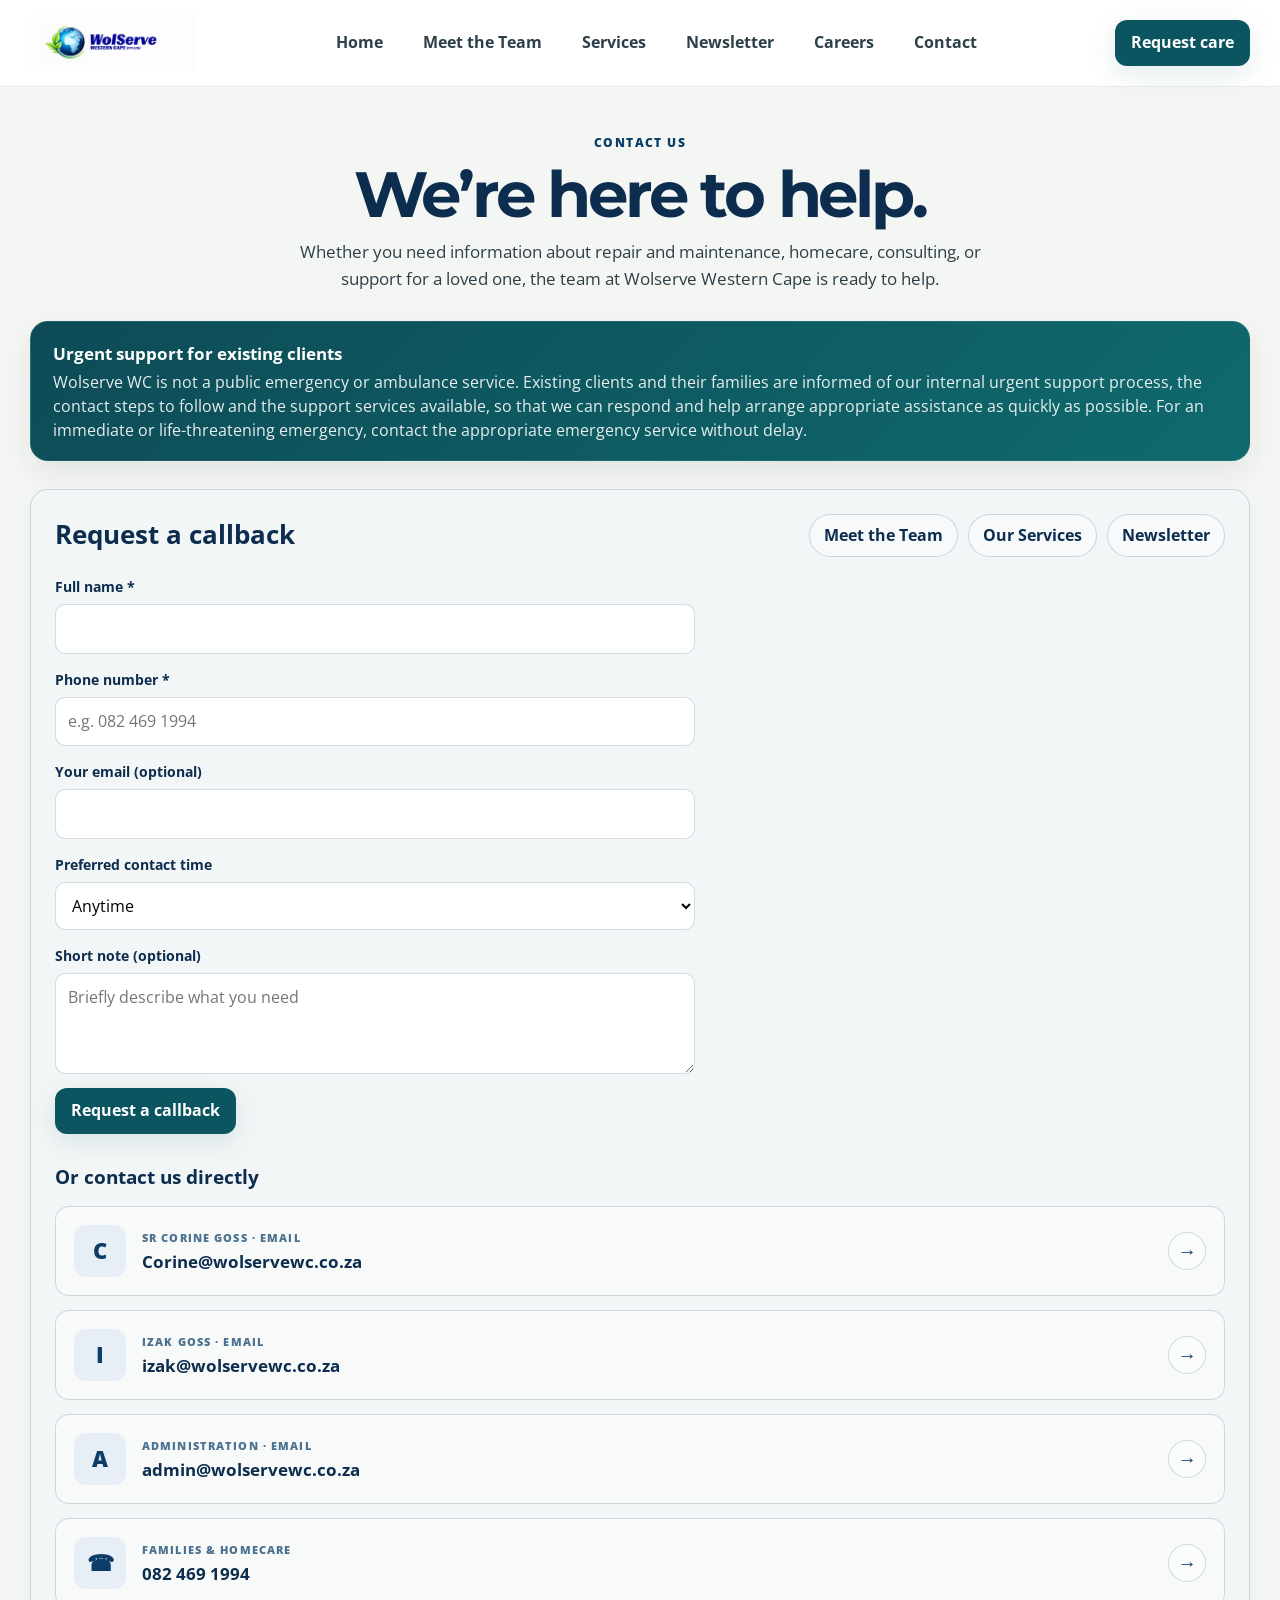
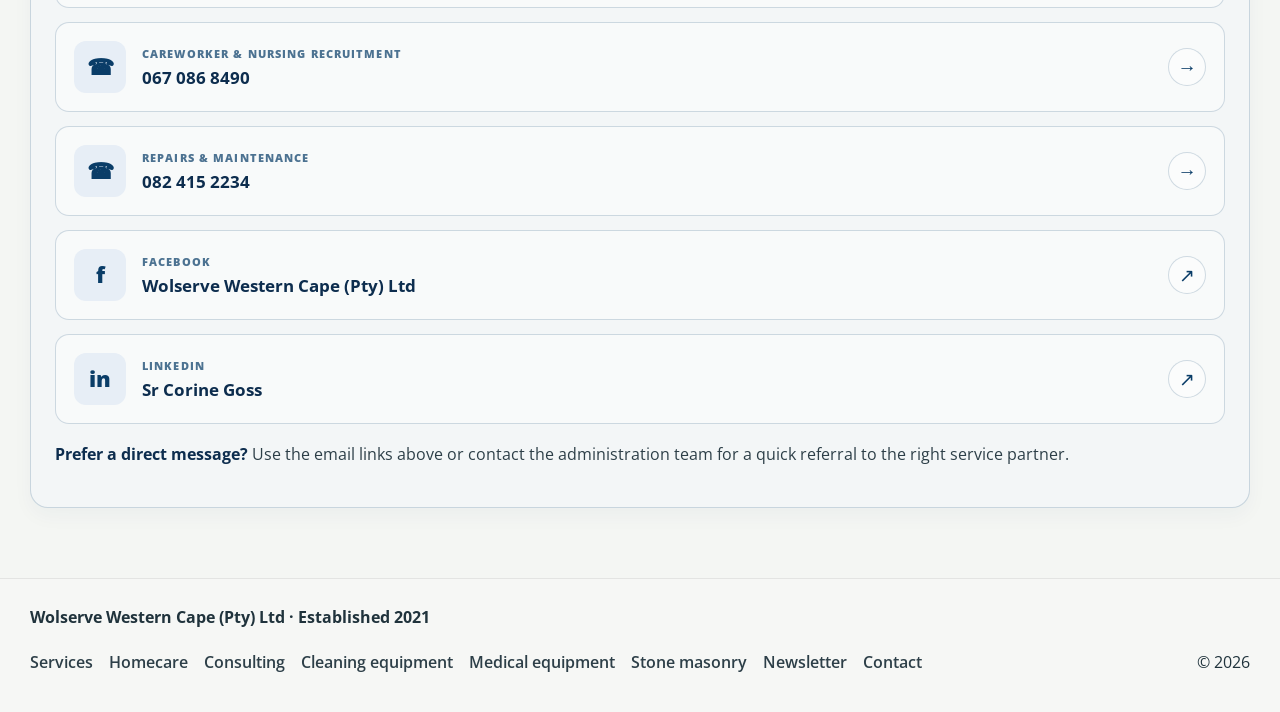
<file: contact.html>
<!doctype html>
<html lang="en">
<head>
  <meta charset="utf-8" />
  <meta name="viewport" content="width=device-width,initial-scale=1" />
  <title>Wolserve Western Cape — Contact</title>
  <meta name="description" content="Contact Wolserve Western Cape." />
  <link rel="preconnect" href="https://fonts.googleapis.com">
  <link rel="preconnect" href="https://fonts.gstatic.com" crossorigin>
  <link href="https://fonts.googleapis.com/css2?family=Montserrat:wght@600;700;800&family=Open+Sans:wght@400;600;700&display=swap" rel="stylesheet">
  <link rel="stylesheet" href="styles.css">
</head>
<body class="contact-page">
  <header class="top-nav" role="banner">
    <div class="container nav-inner">
      <a class="nav-brand" href="index.html" aria-label="Wolserve Western Cape home">
        <img src="images/Picture 1.png" alt="Wolserve Western Cape logo" class="nav-logo">
      </a>

      <nav class="nav-center" role="navigation" aria-label="Primary navigation">
        <ul class="nav-links" id="primaryNav">
          <li><a href="index.html">Home</a></li>
          <li><a href="about.html">Meet the Team</a></li>

          <li class="has-dropdown" aria-haspopup="true">
            <button class="dropdown-toggle" aria-expanded="false">Services</button>
            <div class="dropdown-panel" role="menu">
              <div class="dropdown-column">
                <h4>Company services</h4>
                <a href="cleaning-equipment.html">Cleaning equipment repairs</a>
                <a href="medical-equipment.html">Sales / Rental of equipment</a>
                <a href="stone-masonry.html">Stone masonry</a>
              </div>
              <div class="dropdown-column">
                <h4>Homecare &amp; Consulting</h4>
                <a href="homecare.html">Wolserve WC Homecare</a>
                <a href="consulting.html">Wolserve WC Consulting</a>
                <a href="services.html">All services</a>
              </div>
            </div>
          </li>

          <li><a href="newsletter.html">Newsletter</a></li>
          <li><a href="homecare.html#careers">Careers</a></li>
          <li><a href="contact.html">Contact</a></li>
        </ul>
      </nav>

      <div class="nav-actions">
        <a class="btn btn-primary" href="mailto:Corine@wolservewc.co.za">Request care</a>
        <button id="mobileToggle" class="hamburger" aria-label="Open menu" aria-expanded="false">
          <span></span><span></span><span></span>
        </button>
      </div>
    </div>

    <div id="mobileOverlay" class="mobile-overlay" aria-hidden="true">
      <div class="overlay-inner">
        <button id="mobileClose" class="overlay-close" aria-label="Close menu">✕</button>
        <nav class="overlay-nav" aria-label="Mobile navigation">
          <ul>
            <li><a href="index.html">Home</a></li>
            <li><a href="about.html">Meet the Team</a></li>
            <li class="overlay-group">
              <strong>Services</strong>
              <ul>
                <li><a href="services.html">All services</a></li>
                <li><a href="cleaning-equipment.html">Cleaning equipment repairs</a></li>
                <li><a href="medical-equipment.html">Sales / Rental of equipment</a></li>
                <li><a href="stone-masonry.html">Stone masonry</a></li>
                <li><a href="homecare.html">Wolserve WC Homecare</a></li>
                <li><a href="consulting.html">Wolserve WC Consulting</a></li>
              </ul>
            </li>
            <li><a href="newsletter.html">Newsletter</a></li>
            <li><a href="homecare.html#careers">Careers</a></li>
            <li><a href="contact.html">Contact</a></li>
            <li class="overlay-cta"><a class="btn btn-primary" href="mailto:Corine@wolservewc.co.za">Request a care conversation</a></li>
          </ul>
        </nav>
      </div>
    </div>
  </header>

  <main class="contact-page-main">
    <section class="section">
      <div class="container contact-wrap">
        <div class="contact-header">
          <span class="eyebrow">Contact us</span>
          <h1>We’re here to help.</h1>
          <p>Whether you need information about repair and maintenance, homecare, consulting, or support for a loved one, the team at Wolserve Western Cape is ready to help.</p>
        </div>

        <div class="contact-urgent">
          <div>
            <strong>Urgent support for existing clients</strong>
            <p>Wolserve WC is not a public emergency or ambulance service. Existing clients and their families are informed of our internal urgent support process, the contact steps to follow and the support services available, so that we can respond and help arrange appropriate assistance as quickly as possible. For an immediate or life-threatening emergency, contact the appropriate emergency service without delay.</p>
          </div>
        </div>

        <div class="contact-layout">
          <div class="contact-panel">
            <div class="contact-panel-header">
              <h2>Request a callback</h2>
              <div class="contact-page-links">
                <a href="about.html">Meet the Team</a>
                <a href="services.html">Our Services</a>
                <a href="newsletter.html">Newsletter</a>
              </div>
            </div>

            <form id="callbackForm" class="contact-form" method="POST" action="sendmail.php" novalidate>
              <input type="text" name="_gotcha" tabindex="-1" autocomplete="off" style="display:none" aria-hidden="true">

              <div class="field">
                <label for="cb-name">Full name *</label>
                <input id="cb-name" name="name" type="text" required autocomplete="name">
              </div>

              <div class="field">
                <label for="cb-phone">Phone number *</label>
                <input id="cb-phone" name="phone" type="tel" required autocomplete="tel" placeholder="e.g. 082 469 1994">
              </div>

              <div class="field">
                <label for="cb-email">Your email (optional)</label>
                <input id="cb-email" name="email" type="email" autocomplete="email">
              </div>

              <div class="field">
                <label for="cb-time">Preferred contact time</label>
                <select id="cb-time" name="preferred_time">
                  <option value="">Anytime</option>
                  <option>Morning (08:00–12:00)</option>
                  <option>Afternoon (12:00–17:00)</option>
                  <option>Evening (after 17:00)</option>
                </select>
              </div>

              <div class="field">
                <label for="cb-message">Short note (optional)</label>
                <textarea id="cb-message" name="message" rows="3" placeholder="Briefly describe what you need"></textarea>
              </div>

              <div class="form-actions">
                <button type="submit" class="btn btn-primary">Request a callback</button>
                <div id="cb-status" class="form-status" aria-live="polite" role="status"></div>
              </div>
            </form>

            <h3 class="contact-subhead">Or contact us directly</h3>

            <div class="contact-list">
              <a class="contact-item" href="mailto:Corine@wolservewc.co.za">
                <span class="contact-icon">C</span>
                <span class="contact-meta"><small>Sr Corine Goss · Email</small><strong>Corine@wolservewc.co.za</strong></span>
                <span class="contact-arrow">→</span>
              </a>

              <a class="contact-item" href="mailto:izak@wolservewc.co.za">
                <span class="contact-icon">I</span>
                <span class="contact-meta"><small>Izak Goss · Email</small><strong>izak@wolservewc.co.za</strong></span>
                <span class="contact-arrow">→</span>
              </a>

              <a class="contact-item" href="mailto:admin@wolservewc.co.za">
                <span class="contact-icon">A</span>
                <span class="contact-meta"><small>Administration · Email</small><strong>admin@wolservewc.co.za</strong></span>
                <span class="contact-arrow">→</span>
              </a>

              <a class="contact-item" href="tel:+27824691994">
                <span class="contact-icon">☎</span>
                <span class="contact-meta"><small>Families &amp; Homecare</small><strong>082 469 1994</strong></span>
                <span class="contact-arrow">→</span>
              </a>

              <a class="contact-item" href="tel:+27670868490">
                <span class="contact-icon">☎</span>
                <span class="contact-meta"><small>Careworker &amp; Nursing Recruitment</small><strong>067 086 8490</strong></span>
                <span class="contact-arrow">→</span>
              </a>

              <a class="contact-item" href="tel:+27824152234">
                <span class="contact-icon">☎</span>
                <span class="contact-meta"><small>Repairs &amp; Maintenance</small><strong>082 415 2234</strong></span>
                <span class="contact-arrow">→</span>
              </a>

              <a class="contact-item" href="https://www.facebook.com/WolserveWesternCape" target="_blank" rel="noreferrer">
                <span class="contact-icon">f</span>
                <span class="contact-meta"><small>Facebook</small><strong>Wolserve Western Cape (Pty) Ltd</strong></span>
                <span class="contact-arrow">↗</span>
              </a>

              <a class="contact-item" href="https://www.linkedin.com" target="_blank" rel="noreferrer">
                <span class="contact-icon">in</span>
                <span class="contact-meta"><small>LinkedIn</small><strong>Sr Corine Goss</strong></span>
                <span class="contact-arrow">↗</span>
              </a>
            </div>

            <p class="contact-footer-note"><strong>Prefer a direct message?</strong> Use the email links above or contact the administration team for a quick referral to the right service partner.</p>
          </div>
        </div>
      </div>
    </section>
  </main>

  <footer class="site-footer">
    <div class="container footer-inner">
      <div><strong>Wolserve Western Cape (Pty) Ltd · Established 2021</strong></div>
      <nav class="footer-links" aria-label="Footer navigation">
        <a href="services.html">Services</a>
        <a href="homecare.html">Homecare</a>
        <a href="consulting.html">Consulting</a>
        <a href="cleaning-equipment.html">Cleaning equipment</a>
        <a href="medical-equipment.html">Medical equipment</a>
        <a href="stone-masonry.html">Stone masonry</a>
        <a href="newsletter.html">Newsletter</a>
        <a href="contact.html">Contact</a>
      </nav>
      <div>© <span id="year-contact">2026</span></div>
    </div>
  </footer>

  <script src="scripts.js" defer></script>
  <script>
    document.getElementById('year-contact').textContent = new Date().getFullYear();
  </script>
</body>
</html>
</file>
<file: styles.css>
:root {
  --bg-main: #f4f6f3;
  --bg-soft: #edf4f0;
  --panel: #f5f7f5;
  --panel-alt: #eaf3ee;
  --line: rgba(0,0,0,0.08);
  --dark: #0f1f22;
  --navy: #0a3d68;
  --primary: #0d5c7a;
  --primary-dark: #0b596d;
  --brand-green: #0d7a78;
  --brand-green-2: #0b5560;
  --green-soft: rgba(146, 188, 181, 0.35);
  --text-muted: #2d3f48;
  --white: #ffffff;
  --shadow: 0 12px 30px rgba(13, 35, 38, 0.08);

  --contact-accent: #0a3d68;
  --contact-accent-soft: #e7eef6;
  --contact-accent-strong: #0d2d4e;
  --contact-panel: #f3f6f7;
  --contact-border: rgba(10, 61, 104, 0.18);
}

* { box-sizing: border-box; }
html { scroll-behavior: smooth; }
body {
  margin: 0;
  font-family: "Open Sans", Arial, sans-serif;
  background: var(--bg-main);
  color: var(--dark);
  line-height: 1.6;
}
img { max-width: 100%; display: block; }
a { text-decoration: none; color: inherit; }
button, input, textarea, select { font: inherit; }
.container { width: min(1220px, calc(100% - 40px)); margin: 0 auto; }

.top-nav { position: sticky; top: 0; z-index: 60; background: rgba(255,255,255,0.96); border-bottom: 1px solid var(--line); }
.nav-inner { display: flex; align-items: center; justify-content: space-between; gap: 18px; min-height: 86px; }
.nav-brand { display: inline-flex; flex: 0 0 auto; align-items: center; }
.nav-logo { display: block; height: 56px; width: auto; object-fit: contain; }

.nav-center { flex: 1; display: flex; justify-content: center; }
.nav-links { display: flex; gap: 28px; list-style: none; margin: 0; padding: 0; align-items: center; }
.nav-links a, .dropdown-toggle { color: var(--text-muted); font-weight: 700; font-size: 1rem; background: none; border: none; cursor: pointer; padding: 8px 6px; }
.nav-links a:hover, .dropdown-toggle:hover { color: var(--brand-green-2); }

.has-dropdown { position: relative; }
.dropdown-panel {
  position: absolute;
  top: 100%;
  left: 50%;
  transform: translateX(-50%);
  width: 680px;
  background: var(--white);
  border-radius: 12px;
  box-shadow: 0 20px 50px rgba(15,24,40,0.12);
  display: none;
  padding: 18px;
  border: 1px solid rgba(0,0,0,0.06);
  margin-top: 0;
}
.dropdown-panel::before { content: ""; position: absolute; left: 0; right: 0; top: -14px; height: 14px; }
.dropdown-panel::after { content: ""; display: table; clear: both; }
.dropdown-panel .dropdown-column { width: 50%; float: left; padding: 6px 12px; }
.dropdown-panel h4 { margin: 0 0 8px; color: var(--brand-green-2); font-size: 0.98rem; font-weight: 800; }
.dropdown-panel a { display: block; color: #243140; padding: 8px 0; font-weight: 600; }
.has-dropdown:focus-within .dropdown-panel, .has-dropdown:hover .dropdown-panel { display: block; }

.nav-actions { display: flex; align-items: center; gap: 12px; }
.btn { display: inline-flex; align-items: center; justify-content: center; min-height: 44px; padding: 10px 16px; border-radius: 12px; font-weight: 700; border: 0; cursor: pointer; }
.btn-primary { background: var(--brand-green-2); color: white; box-shadow: 0 8px 28px rgba(13,92,90,0.12); }
.btn-outline { background: transparent; border: 1px solid rgba(13,92,90,0.12); color: var(--brand-green-2); }
.hamburger { display: none; background: transparent; border: 0; width: 42px; height: 42px; padding: 6px; cursor: pointer; }
.hamburger span { display: block; height: 3px; background: var(--dark); margin: 4px 0; border-radius: 3px; }

.mobile-overlay { position: fixed; inset: 0; background: rgba(12,18,16,0.55); display: none; align-items: flex-start; justify-content: flex-end; z-index: 120; }
.mobile-overlay.open { display: flex; }
.overlay-inner { width: min(420px, 92vw); background: var(--white); height: 100%; overflow-y: auto; padding: 28px; box-shadow: -12px 0 40px rgba(0,0,0,0.12); }
.overlay-close { background: transparent; border: 0; font-size: 1.6rem; float: right; cursor: pointer; }
.overlay-nav ul { list-style: none; padding: 0; margin: 28px 0 0; }
.overlay-nav a { display: block; padding: 12px 0; font-weight: 700; color: var(--text-muted); }
.overlay-group strong { display: block; margin: 12px 0 6px; color: var(--brand-green-2); }
.overlay-cta { margin-top: 18px; }

.hero-pro { background: linear-gradient(180deg, rgba(255,255,255,0.38), rgba(227,236,232,0.5)); padding: 36px 0 18px; }
.hero-brand-panel { width: 100%; min-height: 190px; background: rgba(255,255,255,0.45); border: 1px solid rgba(0,0,0,0.04); border-radius: 20px; display: flex; align-items: center; justify-content: center; padding: 28px 20px; box-shadow: inset 0 0 0 1px rgba(255,255,255,0.2); }
.brand-large { width: min(820px, 100%); height: auto; object-fit: contain; }

.intro-block { padding: 22px 0 0; }
.intro-inner { display: flex; flex-direction: column; gap: 18px; align-items: center; text-align: center; }
.intro-header-wrap h1 { margin: 0; font-family: "Montserrat", sans-serif; font-size: clamp(3.4rem, 7vw, 8.5rem); line-height: 0.9; letter-spacing: -0.06em; font-weight: 800; color: var(--navy); text-align: center; }
.intro-header-wrap h1 span { display: block; color: var(--brand-green-2); }
.intro-copy { max-width: 1100px; margin: 0; color: #2f4953; font-size: clamp(1.1rem, 2vw, 1.6rem); line-height: 1.4; text-align: center; }
.hero-ctas { display: flex; justify-content: center; gap: 16px; flex-wrap: wrap; margin-top: 12px; }

.leadership { padding-top: 56px; }
.leadership-inner { display: grid; grid-template-columns: 1.1fr 0.9fr; gap: 52px; align-items: flex-start; }
.leadership-copy h2 { font-family: "Montserrat", sans-serif; margin: 0; font-size: clamp(3.1rem, 6vw, 7rem); line-height: 0.9; letter-spacing: -0.07em; color: var(--navy); font-weight: 800; }
.leadership-copy h2 span { display: block; color: var(--brand-green-2); }

.team-list { display: grid; grid-template-columns: repeat(2, minmax(0, 1fr)); gap: 28px; margin-top: 12px; align-items: stretch; }
.team-list .person-card { height: 100%; }
.team-list .card-media { aspect-ratio: 3 / 4; }
.team-list .card-media img { width: 100%; height: 100%; max-height: none; object-fit: contain; object-position: center; }
.team-list .card-body h2 { font-size: clamp(1.8rem, 3vw, 2.8rem); }
.team-grid { display: grid; grid-template-columns: 1fr 1fr; gap: 28px; }
.person-card {
  background: rgba(255,255,255,0.18);
  border: 1px solid rgba(0,0,0,0.06);
  border-radius: 22px;
  overflow: visible;
  display: flex;
  flex-direction: column;
}
.card-media {
  display: flex;
  align-items: center;
  justify-content: center;
  background: var(--panel-alt);
  border-bottom-left-radius: 12px;
  border-bottom-right-radius: 12px;
  padding: 12px;
  overflow: visible;
}
.card-media img {
  display: block;
  width: auto;
  max-width: 100%;
  height: auto;
  max-height: 720px;
  object-fit: contain;
  object-position: center top;
  border-radius: 8px;
}
.card-body { padding: 18px; }
.role {
  font-size: .76rem;
  font-weight: 800;
  letter-spacing: .12em;
  text-transform: uppercase;
  color: var(--brand-green-2);
  margin-bottom: 8px;
}
.card-body h3, .person-card h2 {
  margin: 0 0 12px;
  font-family: "Montserrat", sans-serif;
  font-size: clamp(2.2rem, 4vw, 4rem);
  line-height: 0.95;
  color: var(--navy);
}
.card-body p, .person-card p {
  margin: 0 0 14px;
  color: #2a3940;
  font-size: 1.04rem;
  line-height: 1.6;
}
.person-card a {
  color: var(--primary-dark);
  font-weight: 700;
  text-decoration: underline;
}

.image-missing {
  position: relative;
  min-height: 220px;
  display: flex;
  align-items: center;
  justify-content: center;
  background: linear-gradient(135deg, #edf4f0, #dfeae5);
  border: 1px solid rgba(0,0,0,0.08);
  border-radius: 14px;
  color: var(--brand-green-2);
  font-weight: 700;
  text-align: center;
  padding: 16px;
}
.image-missing::before { content: "Image unavailable"; }

.section { padding: 42px 0 70px; }
.section-head { margin-bottom: 18px; }
.section-head h2 { margin: 0 0 12px; font-family: "Montserrat", sans-serif; font-size: clamp(2rem, 3vw, 3.2rem); line-height: 1; color: var(--navy); }
.section-head h1 { margin: 0 0 12px; font-family: "Montserrat", sans-serif; font-size: clamp(2.2rem, 4vw, 4rem); line-height: 1; color: var(--navy); }
.section-head h1 span { color: var(--brand-green-2); }
.mission-wrap .section-head h2 { color: var(--white); }
.section-head p { margin: 0; color: var(--text-muted); max-width: 840px; }
.section-head.center { text-align: center; }
.section-head.center p { margin: 0 auto; }

.service-rows { display: grid; gap: 20px; }
.service-item {
  display: grid;
  grid-template-columns: 280px 1fr;
  gap: 22px;
  align-items: center;
  background: rgba(255,255,255,0.18);
  border: 1px solid rgba(0,0,0,0.06);
  border-radius: 18px;
  padding: 18px;
}
.service-item img {
  width: 100%;
  height: 220px;
  object-fit: contain;
  border-radius: 12px;
  display: block;
  background: #eef2ef;
}
.consulting-logo { width: min(320px, 100%); height: auto; margin-bottom: 20px; object-fit: contain; }
.service-item h3 { margin: 0 0 8px; font-size: clamp(1.4rem, 2vw, 2.2rem); line-height: 1.1; color: var(--navy); }
.service-item p { margin: 0; color: var(--text-muted); }

.muted { background: rgba(147, 187, 182, 0.08); }

.mission-wrap {
  background: linear-gradient(135deg, #0f5257, #0d6a6d 30%, #0e4f52 100%);
  border-radius: 20px;
  padding: 42px 28px 20px;
  color: white;
  box-shadow: var(--shadow);
}
.mission-grid { display: grid; grid-template-columns: repeat(3, minmax(0, 1fr)); gap: 22px; margin-top: 24px; }
.mission-card h3 { margin: 0 0 10px; }
.mission-card p { margin: 0; color: rgba(255,255,255,0.9); }

.newsletter-grid {
  display: grid;
  grid-template-columns: repeat(3, minmax(0, 1fr));
  gap: 22px;
}
.newsletter-card {
  background: rgba(255,255,255,0.2);
  border: 1px solid rgba(0,0,0,0.06);
  border-radius: 18px;
  overflow: hidden;
}
.newsletter-card img {
  width: 100%;
  height: 300px;
  object-fit: cover;
  display: block;
}
.newsletter-copy { padding: 18px; }
.newsletter-copy h3 { margin: 0 0 8px; font-size: 1.4rem; color: var(--navy); }
.newsletter-copy p { margin: 0; color: var(--text-muted); }
.newsletter-feature { display: grid; grid-template-columns: minmax(0, 1fr) minmax(220px, 0.7fr); gap: 28px; align-items: center; }
.newsletter-feature-cover { display: block; overflow: hidden; border: 1px solid var(--line); border-radius: 18px; background: var(--white); box-shadow: var(--shadow); }
.newsletter-feature-cover img { width: 100%; height: auto; max-height: 560px; object-fit: contain; }
.newsletter-feature-cover:focus-visible { outline: 3px solid var(--brand-green); outline-offset: 4px; }

.contact-page .section { padding: 42px 0 70px; }
.contact-wrap { display: grid; gap: 28px; }
.contact-header { max-width: 820px; margin: 0 auto; text-align: center; }
.contact-header .eyebrow { display: inline-block; margin-bottom: 12px; font-size: 0.75rem; letter-spacing: 0.12em; text-transform: uppercase; color: var(--contact-accent); font-weight: 800; }
.contact-header h1 { margin: 0; font-family: "Montserrat", sans-serif; font-size: clamp(2.6rem, 5vw, 5.2rem); line-height: 0.96; letter-spacing: -0.05em; color: var(--contact-accent-strong); }
.contact-header p { margin: 12px auto 0; max-width: 740px; color: var(--text-muted); font-size: 1.08rem; }
.contact-urgent { display: flex; align-items: center; justify-content: space-between; gap: 18px; background: linear-gradient(135deg, #0d4b57, #0f6a6d); border: 1px solid rgba(255,255,255,0.08); border-radius: 18px; padding: 18px 22px; color: white; box-shadow: var(--shadow); }
.contact-urgent strong { font-size: 1.08rem; display: block; margin-bottom: 2px; }
.contact-urgent p { margin: 0; color: rgba(255,255,255,0.9); line-height: 1.5; }
.contact-layout { display: grid; gap: 28px; }
.contact-panel { background: var(--contact-panel); border: 1px solid var(--contact-border); border-radius: 18px; padding: 24px; box-shadow: 0 8px 20px rgba(10, 61, 104, 0.04); }
.contact-panel-header { display: flex; align-items: center; justify-content: space-between; gap: 16px; margin-bottom: 18px; }
.contact-panel-header h2 { margin: 0; color: var(--contact-accent-strong); font-size: clamp(1.3rem, 2vw, 1.9rem); }
.contact-page-links { display: flex; flex-wrap: wrap; gap: 10px; }
.contact-page-links a { display: inline-flex; align-items: center; justify-content: center; min-height: 38px; padding: 8px 14px; border-radius: 999px; border: 1px solid rgba(10, 61, 104, 0.18); background: rgba(255,255,255,0.35); color: var(--contact-accent-strong); font-weight: 700; }
.contact-subhead { margin: 28px 0 14px; color: var(--contact-accent-strong); font-size: 1.2rem; }
.contact-list { display: grid; gap: 14px; }
.contact-item { display: grid; grid-template-columns: 52px 1fr auto; align-items: center; gap: 16px; width: 100%; padding: 18px 18px; border: 1px solid var(--contact-border); border-radius: 14px; background: rgba(255,255,255,0.42); color: var(--contact-accent-strong); text-decoration: none; transition: transform 0.18s ease, box-shadow 0.18s ease, border-color 0.18s ease; }
.contact-item:hover { transform: translateY(-1px); border-color: rgba(10, 61, 104, 0.28); box-shadow: 0 6px 18px rgba(10, 61, 104, 0.08); }
.contact-icon { width: 52px; height: 52px; display: inline-flex; align-items: center; justify-content: center; border-radius: 12px; background: var(--contact-accent-soft); color: var(--contact-accent); font-weight: 800; font-size: 1.4rem; }
.contact-meta { display: flex; flex-direction: column; gap: 4px; }
.contact-meta small { font-size: 0.7rem; letter-spacing: 0.1em; text-transform: uppercase; color: rgba(10, 61, 104, 0.72); font-weight: 800; }
.contact-meta strong { font-size: 1.08rem; line-height: 1.3; color: var(--contact-accent-strong); }
.contact-arrow { display: inline-flex; align-items: center; justify-content: center; width: 38px; height: 38px; border-radius: 50%; border: 1px solid rgba(10, 61, 104, 0.18); color: var(--contact-accent); font-size: 1.2rem; background: rgba(255,255,255,0.4); }
.contact-footer-note { margin-top: 18px; color: var(--text-muted); font-size: 0.97rem; }
.contact-footer-note strong { color: var(--contact-accent-strong); }

/* Callback form */
.contact-form { display: grid; gap: 14px; max-width: 640px; }
.contact-form .field { display: grid; gap: 6px; }
.contact-form label { font-weight: 700; color: var(--contact-accent-strong); font-size: .9rem; }
.contact-form input, .contact-form select, .contact-form textarea {
  padding: 11px 12px; border-radius: 10px; border: 1px solid var(--contact-border); background: #fff; width: 100%;
}
.contact-form input:focus, .contact-form textarea:focus, .contact-form select:focus {
  outline: 3px solid rgba(11,85,96,0.18);
  outline-offset: 2px;
}
.contact-form .form-actions { display: flex; gap: 14px; align-items: center; flex-wrap: wrap; }
.form-status { color: var(--contact-accent-strong); font-weight: 700; font-size: .95rem; }

.site-footer { background: rgba(255,255,255,0.15); color: #20333c; padding: 26px 0 36px; border-top: 1px solid var(--line); }
.footer-inner { display: flex; justify-content: space-between; gap: 20px; flex-wrap: wrap; }

.lightbox {
  position: fixed;
  inset: 0;
  display: none;
  align-items: center;
  justify-content: center;
  background: rgba(7, 11, 14, 0.82);
  z-index: 200;
}
.lightbox img { max-width: min(90vw, 980px); max-height: 90vh; object-fit: contain; border-radius: 14px; background: white; }
.lightbox-close {
  position: absolute;
  top: 20px;
  right: 20px;
  width: 42px;
  height: 42px;
  border-radius: 50%;
  border: 0;
  background: rgba(255,255,255,0.9);
  cursor: pointer;
  font-size: 1.5rem;
}

@media (max-width: 1120px) {
  .nav-center { display: none; }
  .hamburger { display: block; }
}

@media (max-width: 980px) {
  .nav-logo { height: 56px; }
  .leadership-inner, .team-grid, .mission-grid, .service-item, .newsletter-grid { grid-template-columns: 1fr; }
  .intro-header-wrap h1 { font-size: clamp(2.8rem, 15vw, 5rem); }
}

@media (max-width: 700px) {
  .newsletter-feature { grid-template-columns: 1fr; }
  .newsletter-feature-cover { max-width: 360px; }
  .team-list { grid-template-columns: 1fr; }
  .contact-item { grid-template-columns: 48px 1fr; }
  .contact-arrow { display: none; }
  .contact-urgent { flex-direction: column; align-items: flex-start; }
  .contact-panel-header { flex-direction: column; align-items: flex-start; }
}

@media (max-width: 480px) {
  .nav-logo { height: 48px; }
  .nav-actions > .btn { display: none; }
}

@media (prefers-reduced-motion: reduce) {
  *, *::before, *::after { transition: none !important; animation: none !important; scroll-behavior: auto !important; }
}

/* Services landing & selector */
.svc-hero { padding: 36px 0 50px; background: var(--bg-soft); }
.svc-tabs { display: grid; grid-template-columns: repeat(3, 1fr); gap: 16px; margin-bottom: 32px; }
.svc-tab { background: var(--white); border: 1px solid var(--line); border-radius: 22px; padding: 18px 22px; box-shadow: var(--shadow); display: flex; flex-direction: column; gap: 4px; }
.svc-tab strong { font-family: "Montserrat", sans-serif; color: var(--brand-green-2); }
.svc-tab span { color: var(--text-muted); font-size: .9rem; }
.svc-tab:hover { border-color: var(--brand-green); }
.svc-hero-grid { display: grid; grid-template-columns: 1fr; gap: 28px; }
.svc-hero-copy h1 { font-family: "Montserrat", sans-serif; font-size: clamp(2.4rem, 5vw, 4.2rem); line-height: 1; margin: 0 0 16px; color: var(--navy); }
.svc-hero-copy h1 span { color: var(--brand-green); }
.svc-hero-copy p { color: var(--text-muted); max-width: 560px; }
.selector-card { background: var(--white); border-radius: 28px; padding: 28px; box-shadow: var(--shadow); border: 1px solid var(--line); }
.selector-card h2 { font-family: "Montserrat", sans-serif; color: var(--navy); margin: 0 0 14px; line-height: 1.1; }
.selector-progress { display: flex; gap: 10px; list-style: none; padding: 0; margin: 0 0 18px; }
.selector-progress li { width: 30px; height: 30px; border-radius: 50%; display: grid; place-items: center; background: var(--panel-alt); color: var(--text-muted); font-weight: 700; font-size: .85rem; }
.selector-progress li.active { background: var(--brand-green-2); color: var(--white); }
.selector-kicker { margin: 0 0 6px; text-transform: uppercase; letter-spacing: .06em; font-size: .78rem; font-weight: 700; color: var(--brand-green); }
.selector-options { display: grid; gap: 10px; }
.selector-option { text-align: left; background: var(--panel); border: 1px solid var(--line); border-radius: 18px; padding: 14px 18px; cursor: pointer; font-weight: 600; color: var(--dark); }
.selector-option:hover, .selector-option:focus-visible { border-color: var(--brand-green); background: var(--panel-alt); }
.selector-actions { display: flex; flex-wrap: wrap; gap: 10px; margin: 16px 0 8px; }
.selector-link { background: none; border: 0; padding: 8px 12px 0 0; color: var(--brand-green-2); text-decoration: underline; cursor: pointer; }
.selector-foot { display: block; color: var(--text-muted); }
.stage-grid { display: grid; grid-template-columns: repeat(4, 1fr); gap: 16px; margin-bottom: 20px; }
.stage-card { background: var(--white); border-radius: 22px; padding: 20px; border: 1px solid var(--line); }
.stage-card span { color: var(--brand-green); font-weight: 700; font-size: .8rem; text-transform: uppercase; }
.table-wrap { overflow-x: auto; }
.compare-table { width: 100%; border-collapse: collapse; background: var(--white); border-radius: 18px; overflow: hidden; }
.compare-table th, .compare-table td { padding: 12px 16px; text-align: left; border-bottom: 1px solid var(--line); vertical-align: top; }
.compare-table thead th { background: var(--brand-green-2); color: var(--white); }
.criteria-list { padding-left: 20px; color: var(--text-muted); }
#callback .contact-form { max-width: 640px; }
#callback .form-row { display: flex; flex-direction: column; gap: 4px; margin-bottom: 12px; }
#callback input, #callback textarea { padding: 10px 14px; border: 1px solid var(--line); border-radius: 12px; }
@media (max-width: 900px) {
  .svc-tabs, .svc-hero-grid, .stage-grid { grid-template-columns: 1fr; }
}

/* Service pages, gallery, footer */
.page-hero { padding-bottom: 0; }
.breadcrumb { margin: 0 0 12px; font-size: .9rem; color: var(--text-muted); }
.breadcrumb a { color: var(--brand-green-2); text-decoration: underline; }
.learn-more { color: var(--brand-green-2); font-weight: 700; }
.learn-more:hover { text-decoration: underline; }
.masonry-feature { padding: 28px 0 0; }
.masonry-hero-img { width: 100%; max-height: 520px; object-fit: cover; border-radius: 18px; cursor: zoom-in; }
.masonry-gallery { display: grid; grid-template-columns: repeat(auto-fill, minmax(260px, 1fr)); gap: 18px; margin-bottom: 24px; }
.gallery-item { margin: 0; background: var(--white); border: 1px solid var(--line); border-radius: 16px; overflow: hidden; }
.gallery-item img { width: 100%; height: 280px; object-fit: cover; cursor: zoom-in; }
.gallery-item figcaption { padding: 10px 14px; font-weight: 600; color: var(--navy); font-size: .95rem; }
.footer-links { display: flex; flex-wrap: wrap; gap: 6px 16px; }
.footer-links a { color: var(--text-muted); font-weight: 600; }
.footer-links a:hover { text-decoration: underline; }
.archive-item h3 { margin: 0 0 6px; font-size: 1.2rem; color: var(--navy); }
.archive-list { display: grid; gap: 14px; }
.archive-item { display: flex; justify-content: space-between; align-items: center; gap: 16px; flex-wrap: wrap; background: var(--white); border: 1px solid var(--line); border-radius: 16px; padding: 16px 20px; }
.archive-item p { margin: 0; color: var(--text-muted); }
.selector-card { display: grid; grid-template-columns: minmax(240px, 0.8fr) 1.4fr; gap: 28px; }
.selector-panel h2 { font-size: clamp(1.6rem, 2.4vw, 2.2rem); }
.selector-panel p { color: var(--text-muted); }
.selector-panel .selector-kicker { color: var(--brand-green); }
.selector-progress li { width: 36px; height: 6px; border-radius: 3px; }
.selector-main { min-width: 0; }
.sr-only { position: absolute; width: 1px; height: 1px; overflow: hidden; clip: rect(0 0 0 0); white-space: nowrap; }
.result-back { display: block; }
@media (max-width: 900px) { .selector-card { grid-template-columns: 1fr; } }
</file>
